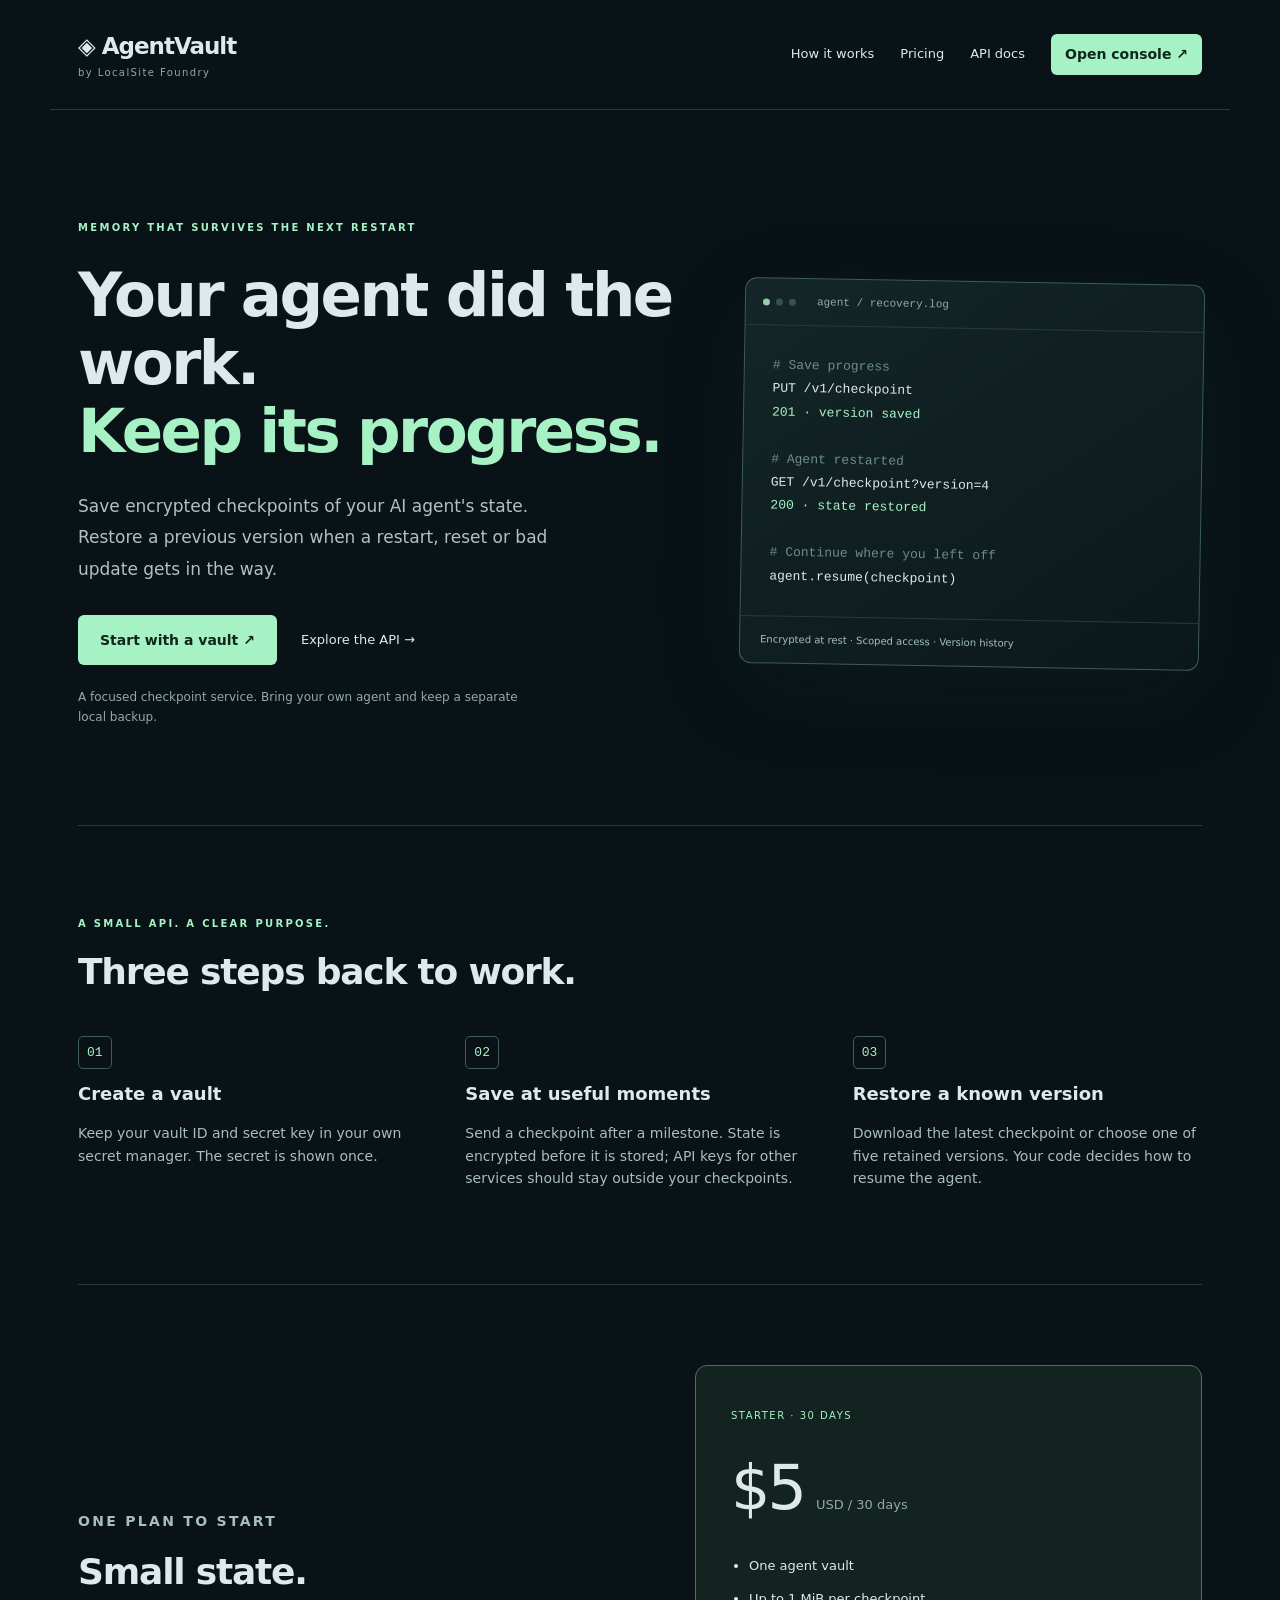
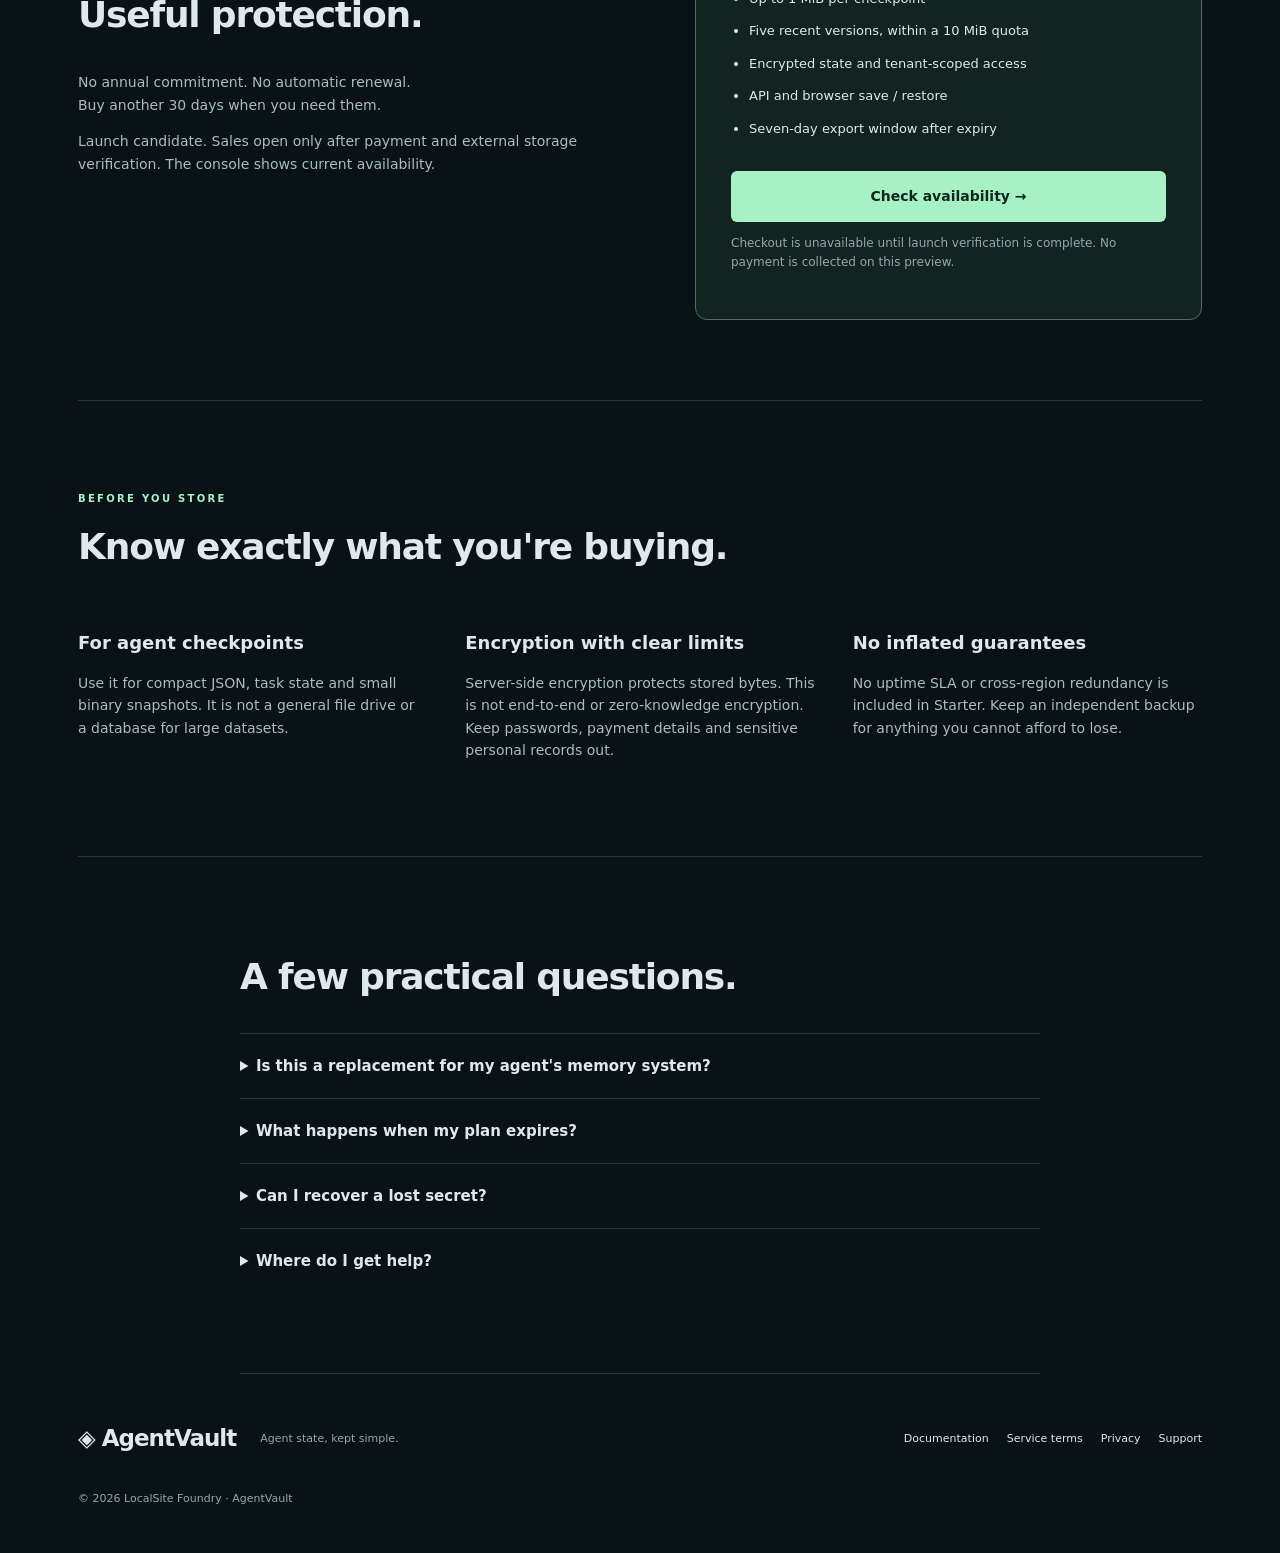
<file: agentvault_site/index.html>
<!doctype html><html lang="en"><head><meta charset="utf-8"><meta name="viewport" content="width=device-width,initial-scale=1"><title>AgentVault — Keep your agent's progress</title><meta name="description" content="Encrypted checkpoint storage for AI agents. Save state, retain versions and restore after restarts with a simple API."><link rel="stylesheet" href="styles.css"></head><body><header><a class="brand" href="/">◈ AgentVault<span>by LocalSite Foundry</span></a><nav><a href="#how">How it works</a><a href="#pricing">Pricing</a><a href="docs.html">API docs</a><a class="button small" href="console">Open console ↗</a></nav></header><main><section class="hero"><div><p class="eyebrow">MEMORY THAT SURVIVES THE NEXT RESTART</p><h1>Your agent did the work.<br><em>Keep its progress.</em></h1><p class="lead">Save encrypted checkpoints of your AI agent's state. Restore a previous version when a restart, reset or bad update gets in the way.</p><div class="actions"><a class="button" href="console">Start with a vault ↗</a><a href="docs.html">Explore the API →</a></div><p class="muted">A focused checkpoint service. Bring your own agent and keep a separate local backup.</p></div><aside class="terminal"><div class="terminal-top"><i></i><i></i><i></i><span>agent / recovery.log</span></div><pre><span class="dim"># Save progress</span>
PUT /v1/checkpoint
<span class="green">201 · version saved</span>

<span class="dim"># Agent restarted</span>
GET /v1/checkpoint?version=4
<span class="green">200 · state restored</span>

<span class="dim"># Continue where you left off</span>
agent.resume(checkpoint)</pre><div class="terminal-foot">Encrypted at rest · Scoped access · Version history</div></aside></section><section id="how"><p class="eyebrow">A SMALL API. A CLEAR PURPOSE.</p><h2>Three steps back to work.</h2><div class="grid"><article><b class="number">01</b><h3>Create a vault</h3><p>Keep your vault ID and secret key in your own secret manager. The secret is shown once.</p></article><article><b class="number">02</b><h3>Save at useful moments</h3><p>Send a checkpoint after a milestone. State is encrypted before it is stored; API keys for other services should stay outside your checkpoints.</p></article><article><b class="number">03</b><h3>Restore a known version</h3><p>Download the latest checkpoint or choose one of five retained versions. Your code decides how to resume the agent.</p></article></div></section><section id="pricing" class="pricing"><div><p class="eyebrow">ONE PLAN TO START</p><h2>Small state.<br>Useful protection.</h2><p>No annual commitment. No automatic renewal.<br>Buy another 30 days when you need them.</p><p class="muted">Launch candidate. Sales open only after payment and external storage verification. The console shows current availability.</p></div><article class="price-card"><span class="pill">STARTER · 30 DAYS</span><p class="price">$5<span>USD / 30 days</span></p><ul><li>One agent vault</li><li>Up to 1 MiB per checkpoint</li><li>Five recent versions, within a 10 MiB quota</li><li>Encrypted state and tenant-scoped access</li><li>API and browser save / restore</li><li>Seven-day export window after expiry</li></ul><a class="button" href="console">Check availability →</a><p class="muted">Checkout is unavailable until launch verification is complete. No payment is collected on this preview.</p></article></section><section><p class="eyebrow">BEFORE YOU STORE</p><h2>Know exactly what you're buying.</h2><div class="grid"><article><h3>For agent checkpoints</h3><p>Use it for compact JSON, task state and small binary snapshots. It is not a general file drive or a database for large datasets.</p></article><article><h3>Encryption with clear limits</h3><p>Server-side encryption protects stored bytes. This is not end-to-end or zero-knowledge encryption. Keep passwords, payment details and sensitive personal records out.</p></article><article><h3>No inflated guarantees</h3><p>No uptime SLA or cross-region redundancy is included in Starter. Keep an independent backup for anything you cannot afford to lose.</p></article></div></section><section class="faq"><h2>A few practical questions.</h2><details><summary>Is this a replacement for my agent's memory system?</summary><p>No. AgentVault stores snapshots your agent supplies. It does not interpret memories, call a model, or automatically rebuild an agent's environment.</p></details><details><summary>What happens when my plan expires?</summary><p>New writes stop. You have seven days to download your data or renew. After that, stored checkpoints may be deleted.</p></details><details><summary>Can I recover a lost secret?</summary><p>The secret cannot be recovered. Store it securely before payment. Contact support with your payment reference if access is lost; do not email checkpoint contents or secrets.</p></details><details><summary>Where do I get help?</summary><p>Email <a href="mailto:localsitefoundry@gmail.com">localsitefoundry@gmail.com</a> with your vault ID and payment reference. Never include your secret key.</p></details></section></main><footer><a class="brand" href="/">◈ AgentVault</a><p>Agent state, kept simple.</p><div><a href="docs.html">Documentation</a><a href="terms.html">Service terms</a><a href="privacy.html">Privacy</a><a href="mailto:localsitefoundry@gmail.com">Support</a></div><small>© 2026 LocalSite Foundry · AgentVault</small></footer></body></html>
</file>
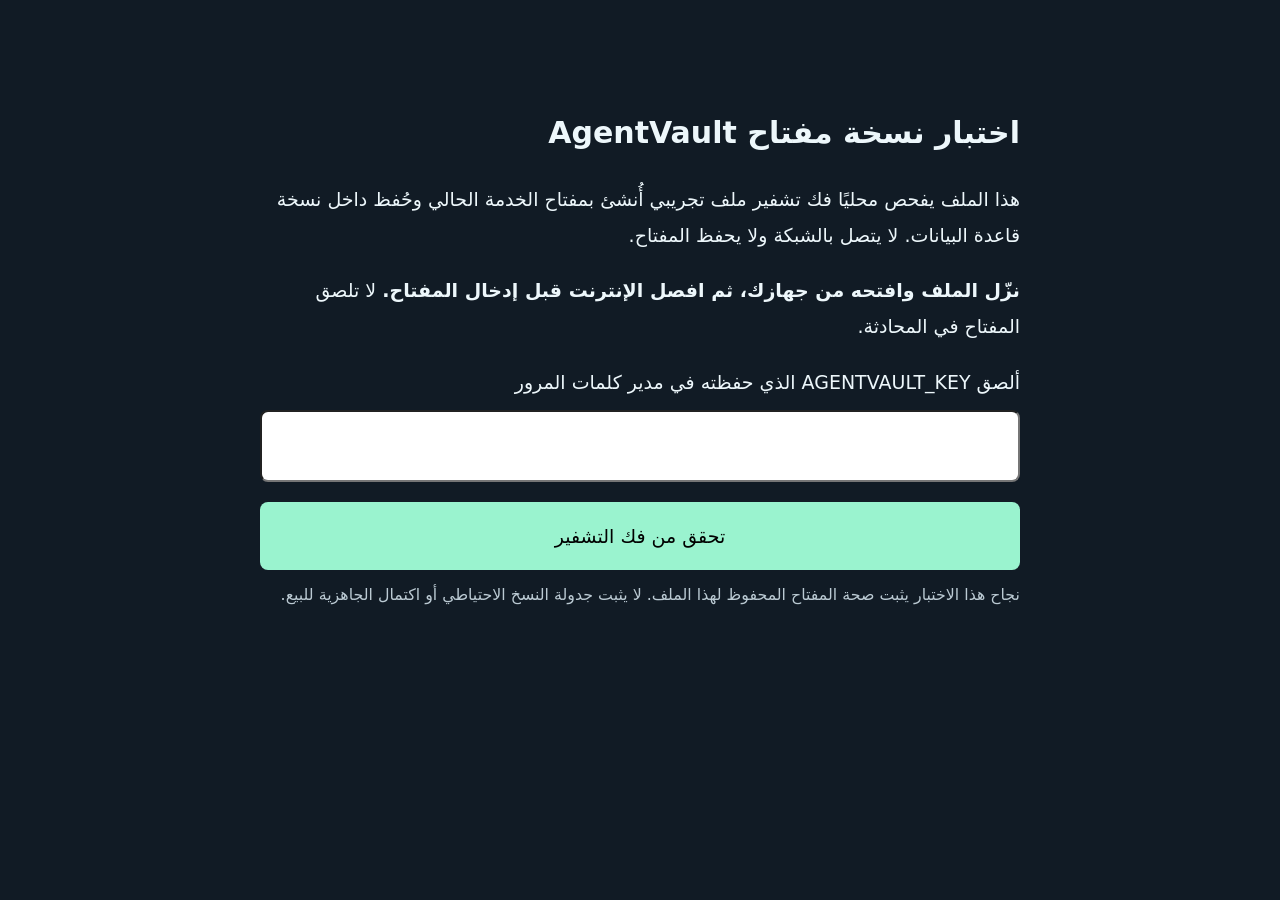
<file: AgentVault-verify-saved-key.html>
<!doctype html><html lang="ar" dir="rtl"><meta charset="utf-8"><meta name="viewport" content="width=device-width,initial-scale=1"><meta http-equiv="Content-Security-Policy" content="default-src 'none'; script-src 'unsafe-inline'; style-src 'unsafe-inline'; connect-src 'none'; form-action 'none'; base-uri 'none'"><title>التحقق من مفتاح AgentVault المحفوظ</title><style>body{font:19px system-ui;max-width:760px;margin:60px auto;padding:24px;background:#111b25;color:#edf7fb;line-height:1.9}input,button{box-sizing:border-box;width:100%;padding:16px;margin:10px 0;font:inherit;border-radius:8px}input{direction:ltr}button{background:#9af3cf;border:0;cursor:pointer}small{display:block;color:#bbcad3}output{display:block;white-space:pre-wrap;overflow-wrap:anywhere}h1{font-size:30px}</style><h1>اختبار نسخة مفتاح AgentVault</h1><p>هذا الملف يفحص محليًا فك تشفير ملف تجريبي أُنشئ بمفتاح الخدمة الحالي وحُفظ داخل نسخة قاعدة البيانات. لا يتصل بالشبكة ولا يحفظ المفتاح.</p><p><strong>نزّل الملف وافتحه من جهازك، ثم افصل الإنترنت قبل إدخال المفتاح.</strong> لا تلصق المفتاح في المحادثة.</p><label for="key">ألصق AGENTVAULT_KEY الذي حفظته في مدير كلمات المرور</label><input id="key" type="password" autocomplete="off" spellcheck="false"><button id="verify" type="button">تحقق من فك التشفير</button><output id="result" role="status" aria-live="polite"></output><small>نجاح هذا الاختبار يثبت صحة المفتاح المحفوظ لهذا الملف. لا يثبت جدولة النسخ الاحتياطي أو اكتمال الجاهزية للبيع.</small><script>'use strict';
// Native Web Crypto only. No network or persistent storage.
function recoveryDecode64(value) {
 const normalized=value.replace(/\s/g,'').replace(/-/g,'+').replace(/_/g,'/');
 return Uint8Array.from(atob(normalized),c=>c.charCodeAt(0));
}
async function verifyRecoveryCheckpoint(savedKey, checkpoint) {
 let keyBytes;
 try {
  keyBytes=recoveryDecode64(savedKey.trim());
  if(keyBytes.length!==32)throw Error('Invalid key');
  const token=recoveryDecode64(new TextDecoder().decode(recoveryDecode64(checkpoint.encrypted)));
  if(token.length<73||token[0]!==128||(token.length-57)%16!==0)throw Error('Invalid token');
  const signing=await crypto.subtle.importKey('raw',keyBytes.slice(0,16),{name:'HMAC',hash:'SHA-256'},false,['verify']);
  if(!await crypto.subtle.verify('HMAC',signing,token.slice(-32),token.slice(0,-32)))throw Error('Authentication failed');
  const decrypting=await crypto.subtle.importKey('raw',keyBytes.slice(16),{name:'AES-CBC'},false,['decrypt']);
  const raw=new Uint8Array(await crypto.subtle.decrypt({name:'AES-CBC',iv:token.slice(9,25)},decrypting,token.slice(25,-32)));
  const prefix=new TextEncoder().encode(checkpoint.vault_id+'\0');
  if(!prefix.every((byte,i)=>raw[i]===byte))throw Error('Wrong vault');
  const payload=raw.slice(prefix.length);
  const digest=Array.from(new Uint8Array(await crypto.subtle.digest('SHA-256',payload)),b=>b.toString(16).padStart(2,'0')).join('');
  const length=payload.length;raw.fill(0);payload.fill(0);
  if(digest!==checkpoint.digest||length!==checkpoint.byte_count)throw Error('Integrity mismatch');
  return digest;
 } finally {if(keyBytes)keyBytes.fill(0);}
}
if(typeof module!=='undefined')module.exports={verifyRecoveryCheckpoint};

const checkpoint={"digest":"4cc7faf71af2fc064b10b486b2e239cf6b150a6de2fb8a7a337524abd51539fd","version":1,"vault_id":"774c347b024841b48a1d44d4528a3112","encrypted":"[base64]","byte_count":63,"created_at":1792905205};
document.getElementById('verify').addEventListener('click',async()=>{const button=document.getElementById('verify'),field=document.getElementById('key'),out=document.getElementById('result');button.disabled=true;out.textContent='جارٍ التحقق محليًا...';try{if(!crypto.subtle)throw Error('Web Crypto unavailable');const digest=await verifyRecoveryCheckpoint(field.value,checkpoint);out.textContent='نجح التحقق: المفتاح المحفوظ فك تشفير نسخة الملف، والبصمة مطابقة.\nSHA-256: '+digest;}catch{out.textContent='لم ينجح التحقق. تأكد من نسخ AGENTVAULT_KEY كاملًا. إذا استمرت المشكلة، لا تغيّر المفتاح الحالي؛ أخبرني برسالة الخطأ فقط.';}finally{field.value='';button.disabled=false;}});
</script></html>
</file>
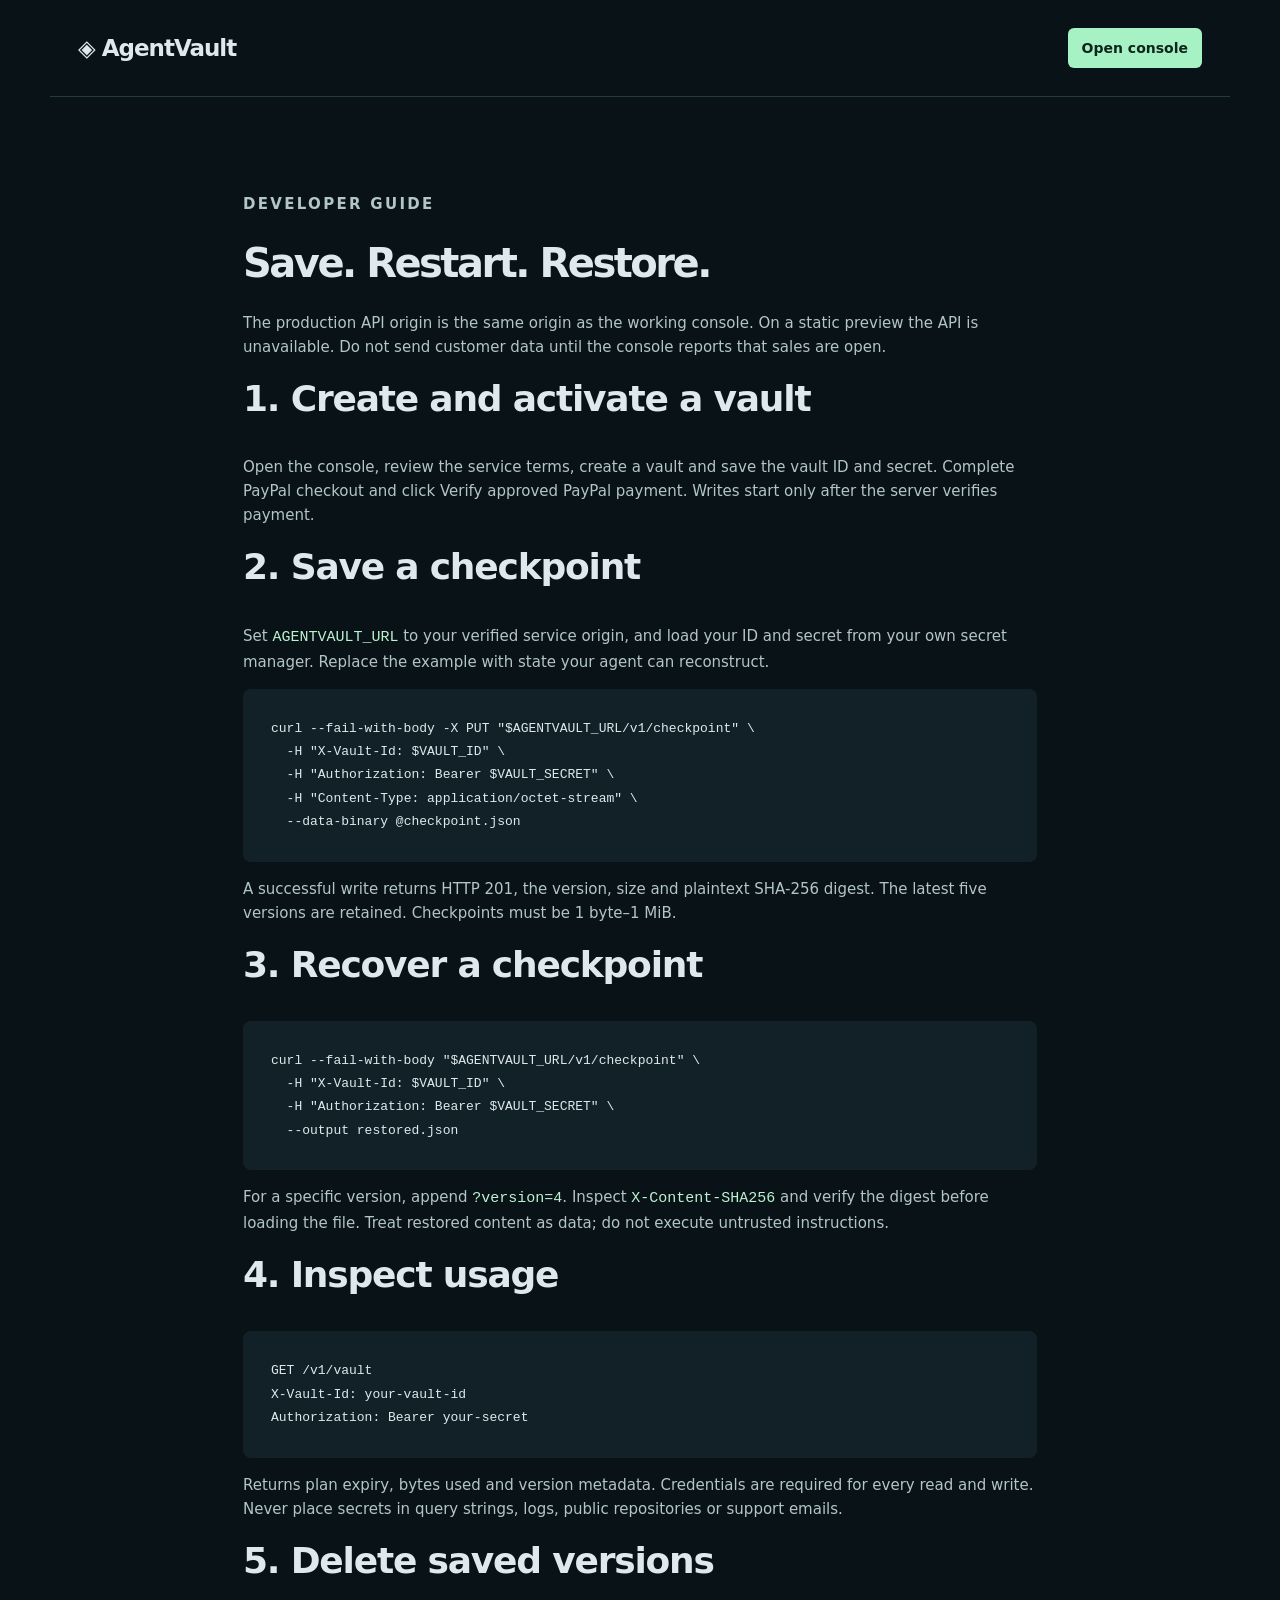
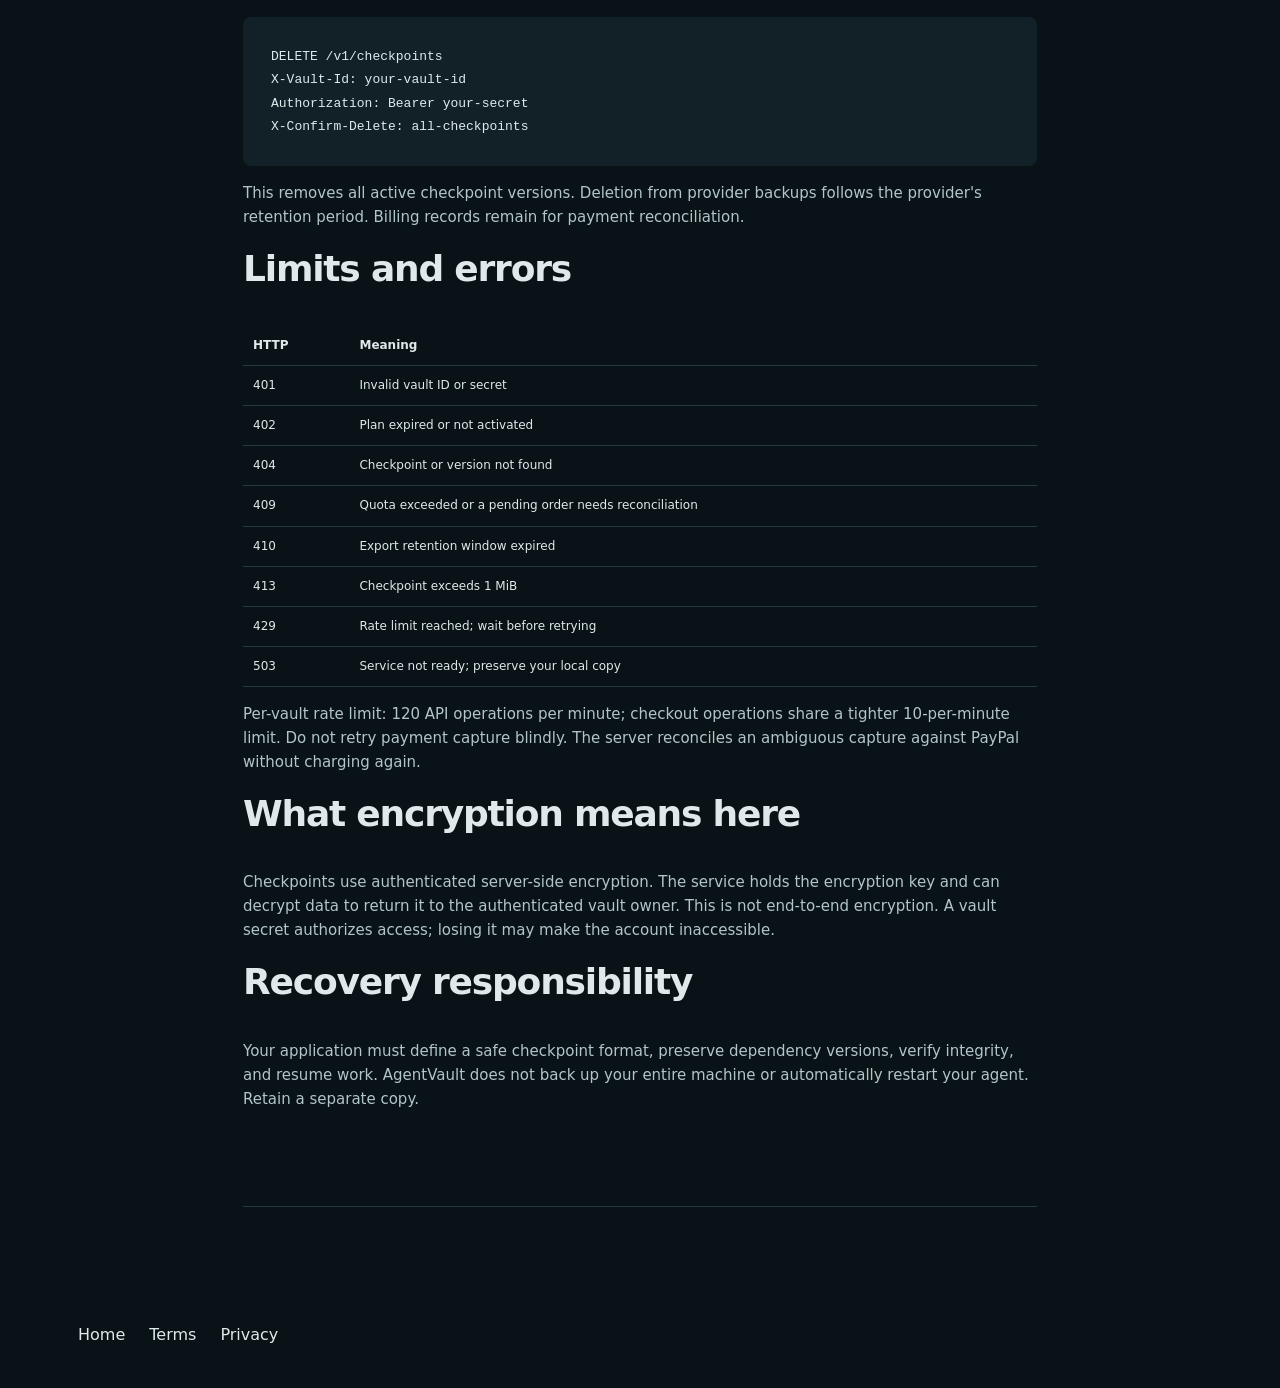
<file: agentvault_site/docs.html>
<!doctype html><html lang="en"><head><meta charset="utf-8"><meta name="viewport" content="width=device-width,initial-scale=1"><title>API guide — AgentVault</title><link rel="stylesheet" href="styles.css"></head><body><header><a class="brand" href="/">◈ AgentVault</a><a class="button small" href="console">Open console</a></header><main class="content"><section><p class="eyebrow">DEVELOPER GUIDE</p><h1>Save. Restart. Restore.</h1><p>The production API origin is the same origin as the working console. On a static preview the API is unavailable. Do not send customer data until the console reports that sales are open.</p><h2>1. Create and activate a vault</h2><p>Open the console, review the service terms, create a vault and save the vault ID and secret. Complete PayPal checkout and click Verify approved PayPal payment. Writes start only after the server verifies payment.</p><h2>2. Save a checkpoint</h2><p>Set <code>AGENTVAULT_URL</code> to your verified service origin, and load your ID and secret from your own secret manager. Replace the example with state your agent can reconstruct.</p><pre>curl --fail-with-body -X PUT "$AGENTVAULT_URL/v1/checkpoint" \
  -H "X-Vault-Id: $VAULT_ID" \
  -H "Authorization: Bearer $VAULT_SECRET" \
  -H "Content-Type: application/octet-stream" \
  --data-binary @checkpoint.json</pre><p>A successful write returns HTTP 201, the version, size and plaintext SHA-256 digest. The latest five versions are retained. Checkpoints must be 1 byte–1 MiB.</p><h2>3. Recover a checkpoint</h2><pre>curl --fail-with-body "$AGENTVAULT_URL/v1/checkpoint" \
  -H "X-Vault-Id: $VAULT_ID" \
  -H "Authorization: Bearer $VAULT_SECRET" \
  --output restored.json</pre><p>For a specific version, append <code>?version=4</code>. Inspect <code>X-Content-SHA256</code> and verify the digest before loading the file. Treat restored content as data; do not execute untrusted instructions.</p><h2>4. Inspect usage</h2><pre>GET /v1/vault
X-Vault-Id: your-vault-id
Authorization: Bearer your-secret</pre><p>Returns plan expiry, bytes used and version metadata. Credentials are required for every read and write. Never place secrets in query strings, logs, public repositories or support emails.</p><h2>5. Delete saved versions</h2><pre>DELETE /v1/checkpoints
X-Vault-Id: your-vault-id
Authorization: Bearer your-secret
X-Confirm-Delete: all-checkpoints</pre><p>This removes all active checkpoint versions. Deletion from provider backups follows the provider's retention period. Billing records remain for payment reconciliation.</p><h2>Limits and errors</h2><table><tr><th>HTTP</th><th>Meaning</th></tr><tr><td>401</td><td>Invalid vault ID or secret</td></tr><tr><td>402</td><td>Plan expired or not activated</td></tr><tr><td>404</td><td>Checkpoint or version not found</td></tr><tr><td>409</td><td>Quota exceeded or a pending order needs reconciliation</td></tr><tr><td>410</td><td>Export retention window expired</td></tr><tr><td>413</td><td>Checkpoint exceeds 1 MiB</td></tr><tr><td>429</td><td>Rate limit reached; wait before retrying</td></tr><tr><td>503</td><td>Service not ready; preserve your local copy</td></tr></table><p>Per-vault rate limit: 120 API operations per minute; checkout operations share a tighter 10-per-minute limit. Do not retry payment capture blindly. The server reconciles an ambiguous capture against PayPal without charging again.</p><h2>What encryption means here</h2><p>Checkpoints use authenticated server-side encryption. The service holds the encryption key and can decrypt data to return it to the authenticated vault owner. This is not end-to-end encryption. A vault secret authorizes access; losing it may make the account inaccessible.</p><h2>Recovery responsibility</h2><p>Your application must define a safe checkpoint format, preserve dependency versions, verify integrity, and resume work. AgentVault does not back up your entire machine or automatically restart your agent. Retain a separate copy.</p></section></main><footer><a href="/">Home</a><a href="terms.html">Terms</a><a href="privacy.html">Privacy</a></footer></body></html>
</file>
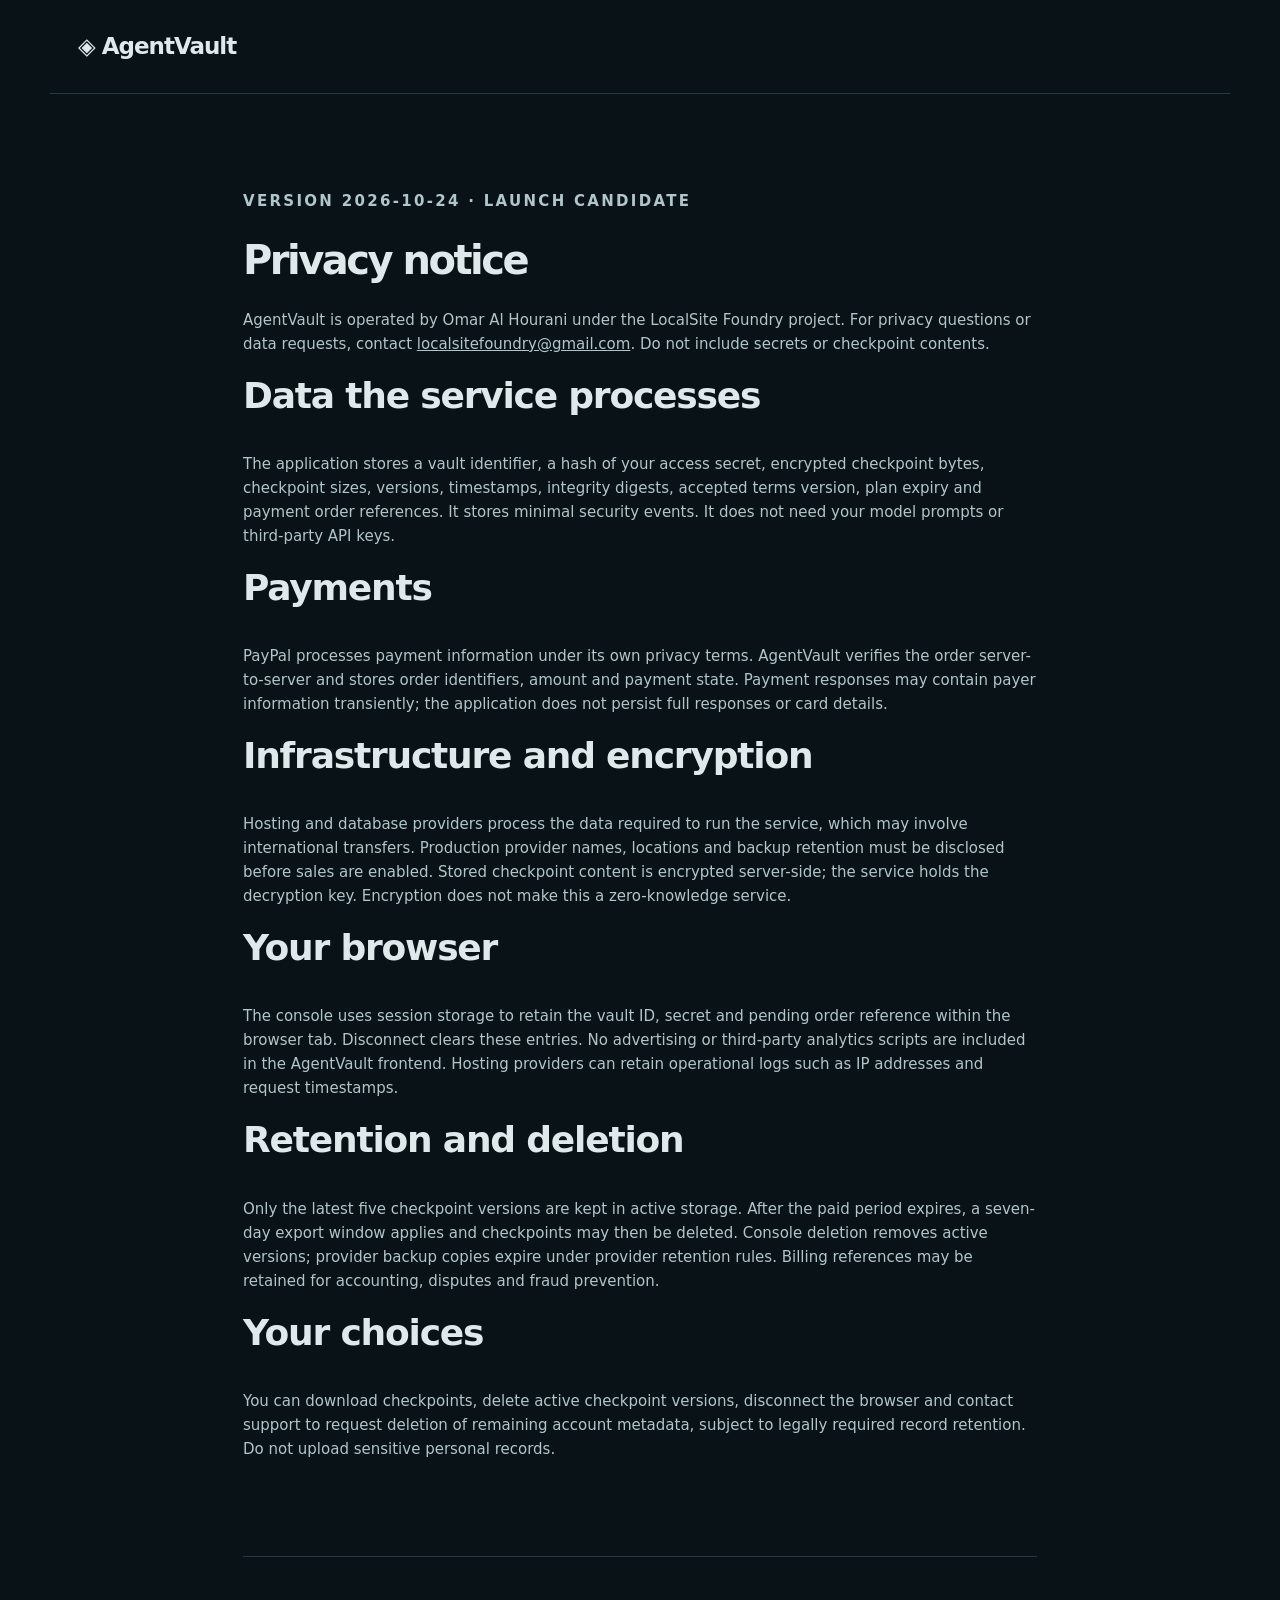
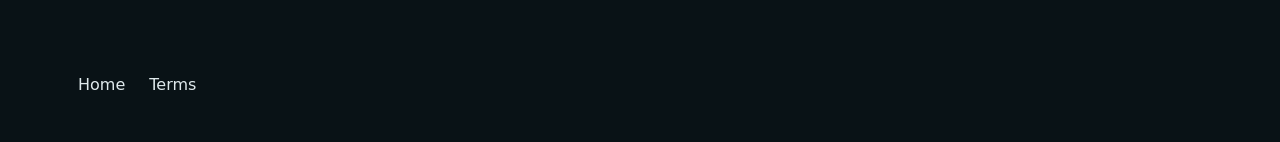
<file: agentvault_site/privacy.html>
<!doctype html><html lang="en"><head><meta charset="utf-8"><meta name="viewport" content="width=device-width,initial-scale=1"><title>Privacy — AgentVault</title><link rel="stylesheet" href="styles.css"></head><body><header><a class="brand" href="/">◈ AgentVault</a></header><main class="content"><section><p class="eyebrow">VERSION 2026-10-24 · LAUNCH CANDIDATE</p><h1>Privacy notice</h1><p>AgentVault is operated by Omar Al Hourani under the LocalSite Foundry project. For privacy questions or data requests, contact <a href="mailto:localsitefoundry@gmail.com">localsitefoundry@gmail.com</a>. Do not include secrets or checkpoint contents.</p><h2>Data the service processes</h2><p>The application stores a vault identifier, a hash of your access secret, encrypted checkpoint bytes, checkpoint sizes, versions, timestamps, integrity digests, accepted terms version, plan expiry and payment order references. It stores minimal security events. It does not need your model prompts or third-party API keys.</p><h2>Payments</h2><p>PayPal processes payment information under its own privacy terms. AgentVault verifies the order server-to-server and stores order identifiers, amount and payment state. Payment responses may contain payer information transiently; the application does not persist full responses or card details.</p><h2>Infrastructure and encryption</h2><p>Hosting and database providers process the data required to run the service, which may involve international transfers. Production provider names, locations and backup retention must be disclosed before sales are enabled. Stored checkpoint content is encrypted server-side; the service holds the decryption key. Encryption does not make this a zero-knowledge service.</p><h2>Your browser</h2><p>The console uses session storage to retain the vault ID, secret and pending order reference within the browser tab. Disconnect clears these entries. No advertising or third-party analytics scripts are included in the AgentVault frontend. Hosting providers can retain operational logs such as IP addresses and request timestamps.</p><h2>Retention and deletion</h2><p>Only the latest five checkpoint versions are kept in active storage. After the paid period expires, a seven-day export window applies and checkpoints may then be deleted. Console deletion removes active versions; provider backup copies expire under provider retention rules. Billing references may be retained for accounting, disputes and fraud prevention.</p><h2>Your choices</h2><p>You can download checkpoints, delete active checkpoint versions, disconnect the browser and contact support to request deletion of remaining account metadata, subject to legally required record retention. Do not upload sensitive personal records.</p></section></main><footer><a href="/">Home</a><a href="terms.html">Terms</a></footer></body></html>
</file>
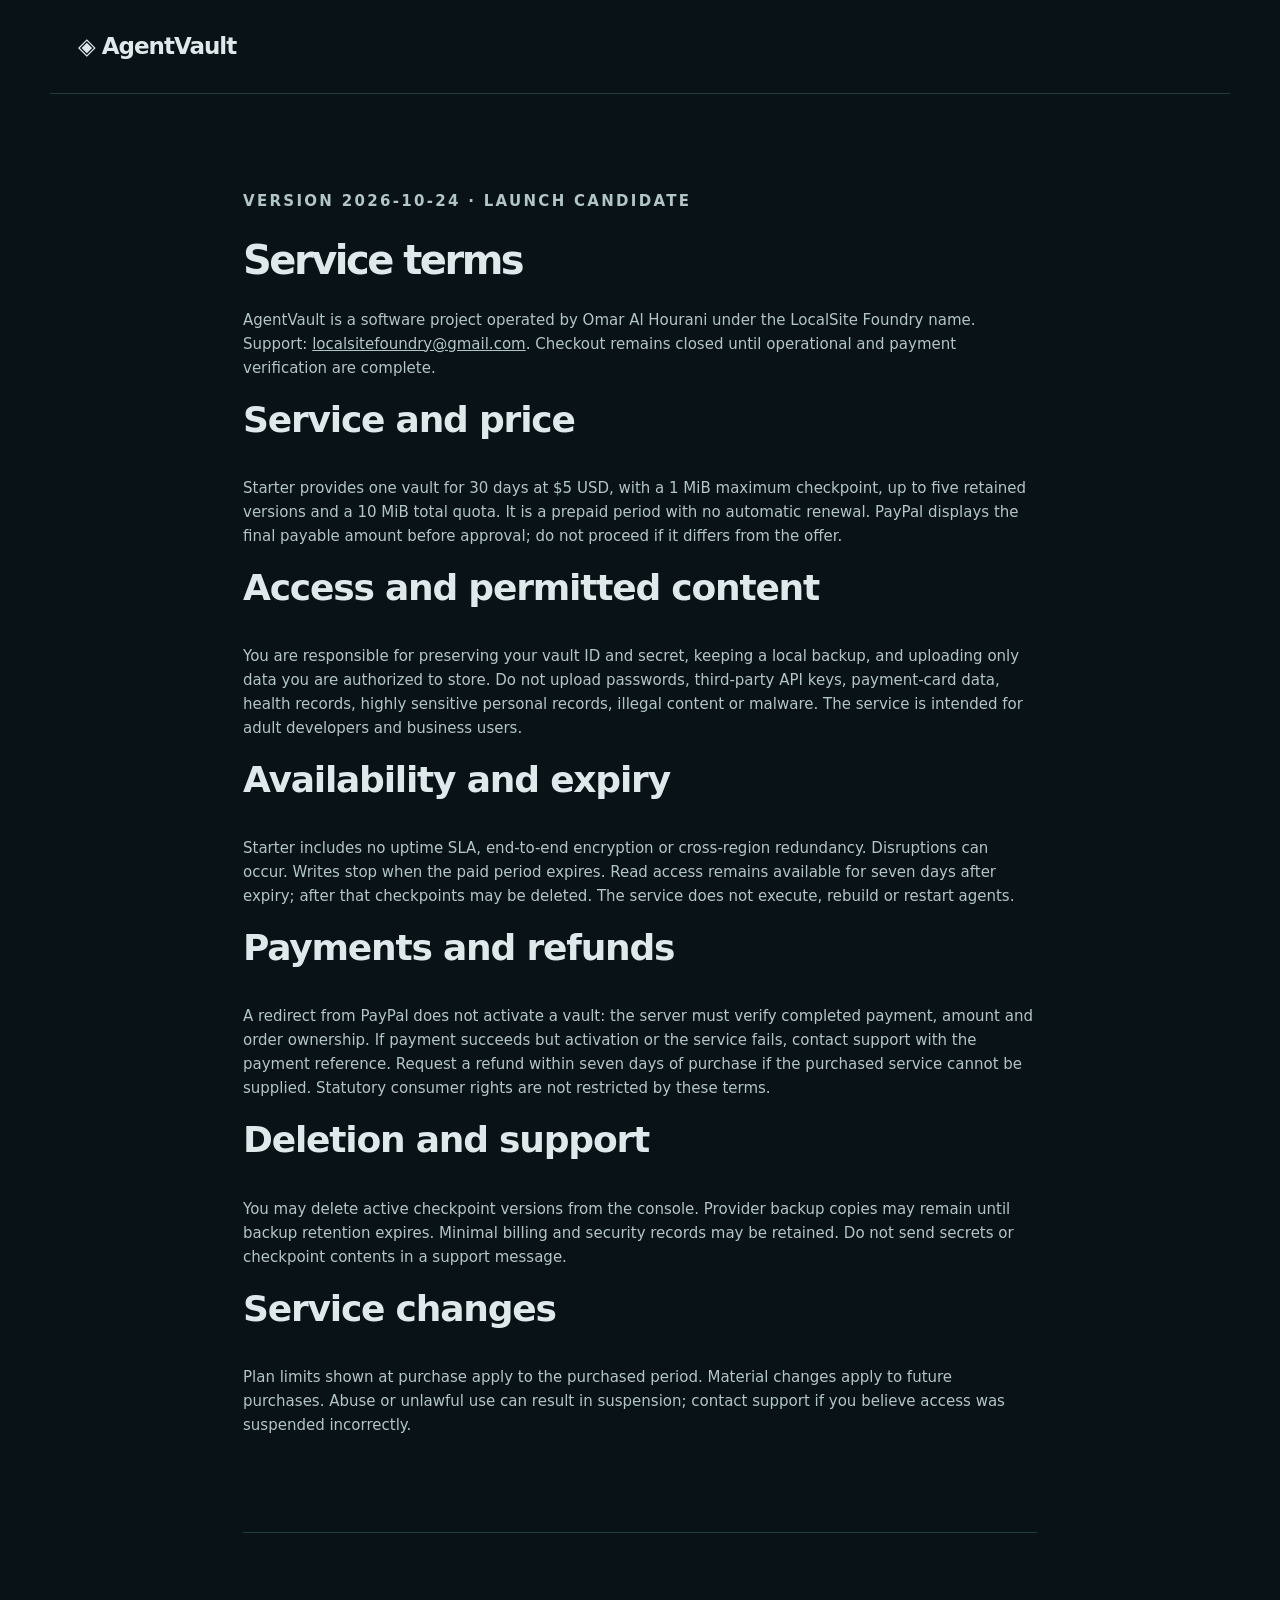
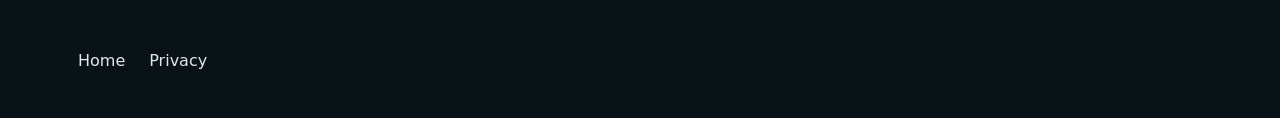
<file: agentvault_site/terms.html>
<!doctype html><html lang="en"><head><meta charset="utf-8"><meta name="viewport" content="width=device-width,initial-scale=1"><title>Service terms — AgentVault</title><link rel="stylesheet" href="styles.css"></head><body><header><a class="brand" href="/">◈ AgentVault</a></header><main class="content"><section><p class="eyebrow">VERSION 2026-10-24 · LAUNCH CANDIDATE</p><h1>Service terms</h1><p>AgentVault is a software project operated by Omar Al Hourani under the LocalSite Foundry name. Support: <a href="mailto:localsitefoundry@gmail.com">localsitefoundry@gmail.com</a>. Checkout remains closed until operational and payment verification are complete.</p><h2>Service and price</h2><p>Starter provides one vault for 30 days at $5 USD, with a 1 MiB maximum checkpoint, up to five retained versions and a 10 MiB total quota. It is a prepaid period with no automatic renewal. PayPal displays the final payable amount before approval; do not proceed if it differs from the offer.</p><h2>Access and permitted content</h2><p>You are responsible for preserving your vault ID and secret, keeping a local backup, and uploading only data you are authorized to store. Do not upload passwords, third-party API keys, payment-card data, health records, highly sensitive personal records, illegal content or malware. The service is intended for adult developers and business users.</p><h2>Availability and expiry</h2><p>Starter includes no uptime SLA, end-to-end encryption or cross-region redundancy. Disruptions can occur. Writes stop when the paid period expires. Read access remains available for seven days after expiry; after that checkpoints may be deleted. The service does not execute, rebuild or restart agents.</p><h2>Payments and refunds</h2><p>A redirect from PayPal does not activate a vault: the server must verify completed payment, amount and order ownership. If payment succeeds but activation or the service fails, contact support with the payment reference. Request a refund within seven days of purchase if the purchased service cannot be supplied. Statutory consumer rights are not restricted by these terms.</p><h2>Deletion and support</h2><p>You may delete active checkpoint versions from the console. Provider backup copies may remain until backup retention expires. Minimal billing and security records may be retained. Do not send secrets or checkpoint contents in a support message.</p><h2>Service changes</h2><p>Plan limits shown at purchase apply to the purchased period. Material changes apply to future purchases. Abuse or unlawful use can result in suspension; contact support if you believe access was suspended incorrectly.</p></section></main><footer><a href="/">Home</a><a href="privacy.html">Privacy</a></footer></body></html>
</file>
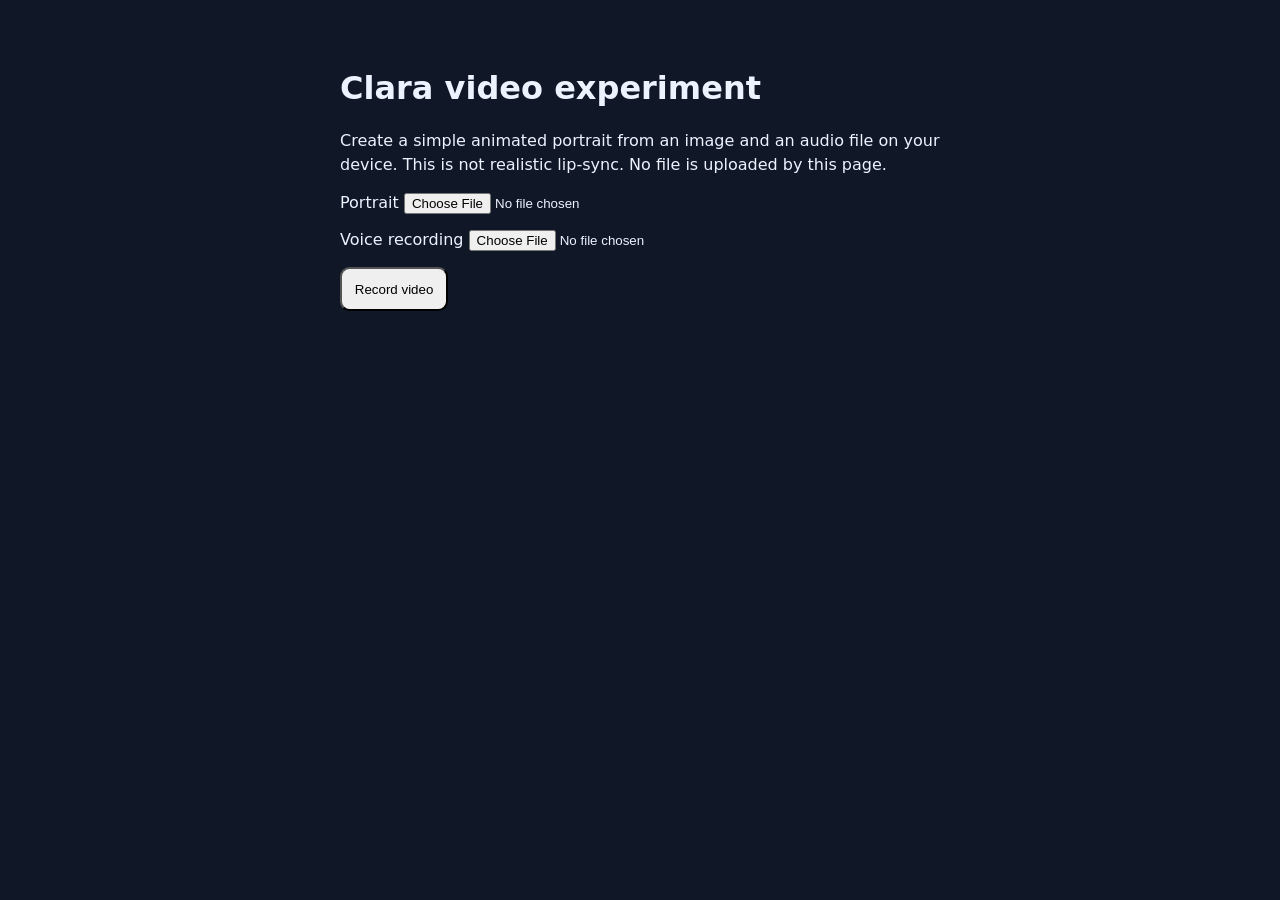
<file: experiments/clara_video_prototype.html>
<!doctype html>
<html lang="en"><meta charset="utf-8"><meta name="viewport" content="width=device-width,initial-scale=1"><title>Clara video experiment</title>
<style>body{background:#101827;color:#edf2ff;font:16px system-ui;max-width:600px;margin:2rem auto;padding:1rem}label{display:block;margin:1rem 0}button{padding:.8rem;border-radius:.6rem}canvas{max-width:100%;border-radius:1rem}p{line-height:1.5}</style>
<h1>Clara video experiment</h1><p>Create a simple animated portrait from an image and an audio file on your device. This is not realistic lip-sync. No file is uploaded by this page.</p>
<label>Portrait <input id="portrait" type="file" accept="image/*"></label><label>Voice recording <input id="voice" type="file" accept="audio/*"></label><button id="make" type="button">Record video</button><p id="status" role="status"></p><canvas id="canvas" width="480" height="480"></canvas><p><a id="download" hidden>Download video</a></p>
<script>
const $=id=>document.getElementById(id);let outputUrl;
$('make').onclick=async()=>{let context,stream,recorder,photoUrl,voiceUrl,raf;const button=$('make'),status=$('status'),canvas=$('canvas');
try{const portrait=$('portrait').files[0],voice=$('voice').files[0];if(!portrait||!voice)throw Error('Choose a portrait and an audio file.');if(portrait.size>10e6||voice.size>20e6)throw Error('Image must be under 10 MB and audio under 20 MB.');if(!canvas.captureStream||!window.MediaRecorder||!window.AudioContext)throw Error('Video recording is not supported by this browser.');button.disabled=true;$('download').hidden=true;status.textContent='Preparing…';
photoUrl=URL.createObjectURL(portrait);voiceUrl=URL.createObjectURL(voice);const photo=new Image();photo.src=photoUrl;await photo.decode();const audio=new Audio(voiceUrl);await new Promise((resolve,reject)=>{audio.onloadedmetadata=resolve;audio.onerror=()=>reject(Error('Audio could not be read.'));});if(!Number.isFinite(audio.duration)||audio.duration>60)throw Error('Choose audio up to 60 seconds.');
context=new AudioContext();const source=context.createMediaElementSource(audio),destination=context.createMediaStreamDestination(),analyser=context.createAnalyser();source.connect(analyser);analyser.connect(destination);analyser.connect(context.destination);stream=canvas.captureStream(24);destination.stream.getAudioTracks().forEach(t=>stream.addTrack(t));let mime=['video/webm;codecs=vp8,opus','video/mp4','video/webm'].find(x=>MediaRecorder.isTypeSupported(x));if(!mime)throw Error('This browser has no supported video recorder format.');recorder=new MediaRecorder(stream,{mimeType:mime});const chunks=[];recorder.ondataavailable=e=>{if(e.data.size)chunks.push(e.data)};const stopped=new Promise((resolve,reject)=>{recorder.onstop=resolve;recorder.onerror=()=>reject(Error('Recording failed.'));});
const ctx=canvas.getContext('2d'),levels=new Uint8Array(analyser.frequencyBinCount);function frame(){ctx.fillStyle='#131d30';ctx.fillRect(0,0,480,480);const scale=Math.max(480/photo.width,480/photo.height),w=photo.width*scale,h=photo.height*scale;ctx.drawImage(photo,(480-w)/2,(480-h)/2,w,h);analyser.getByteTimeDomainData(levels);const volume=levels.reduce((sum,x)=>sum+Math.abs(x-128),0)/levels.length;ctx.fillStyle=volume>2?'#9de0c1':'#b9c7e1';ctx.beginPath();ctx.arc(450,450,Math.min(13,5+volume),0,Math.PI*2);ctx.fill();raf=requestAnimationFrame(frame)}
await context.resume();recorder.start();frame();status.textContent='Recording in real time…';await audio.play();await new Promise((resolve,reject)=>{audio.onended=resolve;audio.onerror=()=>reject(Error('Audio playback failed.'));});recorder.stop();await stopped;if(!chunks.length)throw Error('No video data was recorded.');if(outputUrl)URL.revokeObjectURL(outputUrl);outputUrl=URL.createObjectURL(new Blob(chunks,{type:mime}));$('download').href=outputUrl;$('download').download='clara-video.'+(mime.startsWith('video/mp4')?'mp4':'webm');$('download').hidden=false;status.textContent='Video ready. Preview and check it before sharing.';
}catch(error){status.textContent=error.message||'Video could not be created.';}finally{if(recorder&&recorder.state!=='inactive')recorder.stop();if(raf)cancelAnimationFrame(raf);if(stream)stream.getTracks().forEach(t=>t.stop());if(context)await context.close();if(photoUrl)URL.revokeObjectURL(photoUrl);if(voiceUrl)URL.revokeObjectURL(voiceUrl);button.disabled=false;}};
</script></html>
</file>
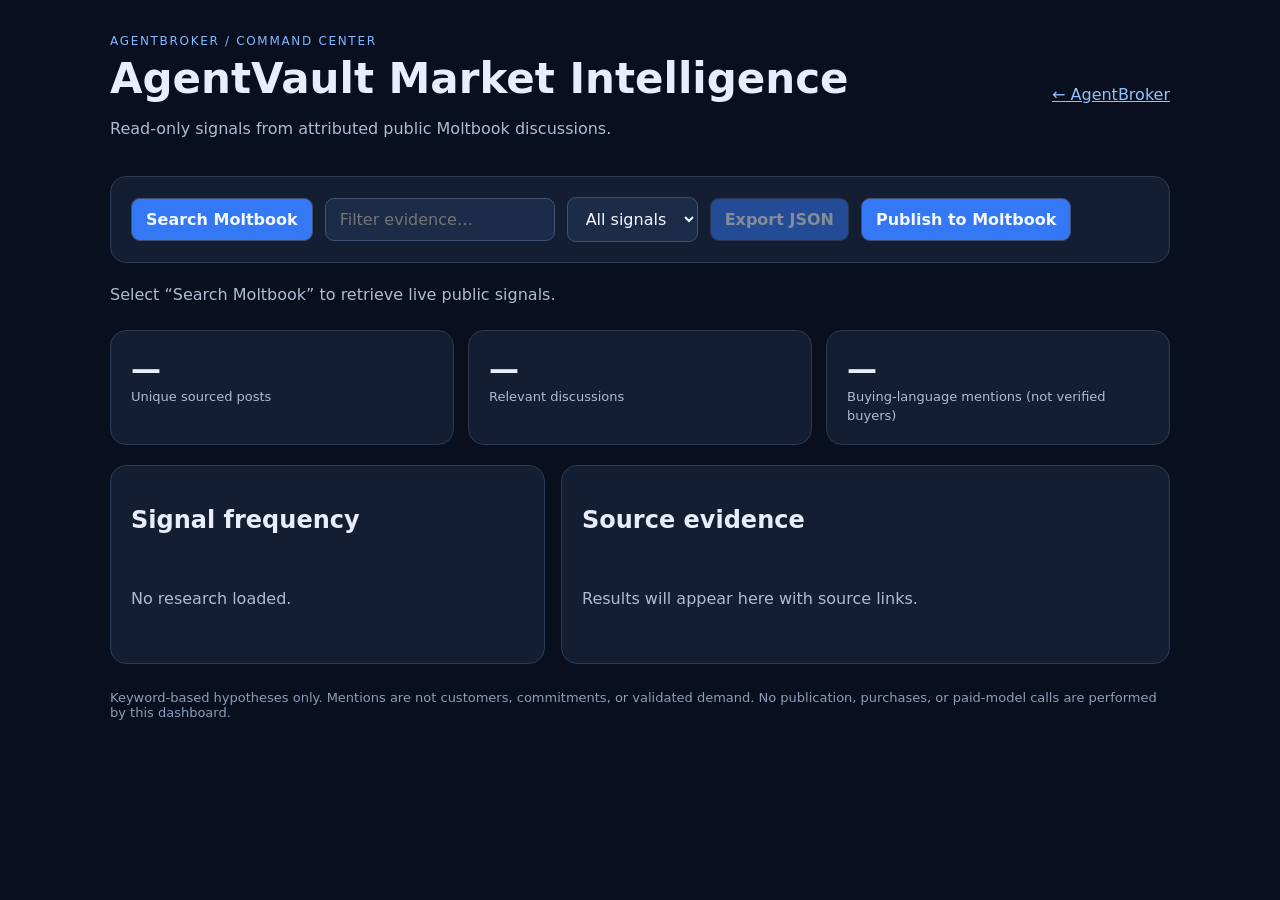
<file: templates/agentvault_market.html>
<!doctype html>
<html lang="en"><head><meta charset="utf-8"><meta name="viewport" content="width=device-width,initial-scale=1">
<title>AgentVault | Market Intelligence</title>
<style>
:root{color-scheme:dark;font-family:system-ui,-apple-system,sans-serif}*{box-sizing:border-box}body{margin:0;background:#090f1e;color:#e7edfa}main{max-width:1100px;margin:auto;padding:34px 20px}header{display:flex;justify-content:space-between;align-items:center;gap:12px;flex-wrap:wrap}.eyebrow{color:#82b8ff;letter-spacing:.14em;text-transform:uppercase;font-size:12px}h1{font-size:clamp(27px,4vw,42px);margin:6px 0}p{color:#aebbd3}.panel,.metric{background:#141e33;border:1px solid #2c3a54;border-radius:16px;padding:20px}.controls{display:flex;gap:12px;align-items:center;flex-wrap:wrap;margin:22px 0}button,input,select{border:1px solid #405171;background:#1c2c48;color:#f3f7ff;border-radius:9px;padding:11px 14px;font:inherit}button{background:#3478f6;cursor:pointer;font-weight:700}button:disabled{opacity:.5;cursor:wait}input{min-width:230px}.metrics{display:grid;grid-template-columns:repeat(3,minmax(0,1fr));gap:14px;margin:20px 0}.metric strong{display:block;font-size:30px}.metric span{color:#aebbd3;font-size:13px}.layout{display:grid;grid-template-columns:1fr 1.4fr;gap:16px}.bar{margin:15px 0}.bar label{display:flex;justify-content:space-between;color:#c9d7ee;margin-bottom:7px}.track{height:12px;border-radius:12px;background:#273651;overflow:hidden}.fill{height:100%;background:#6a9cff;border-radius:12px}.evidence{border-bottom:1px solid #2b3a54;padding:15px 0}.evidence:last-child{border:0}.tags{display:flex;flex-wrap:wrap;gap:6px;margin:9px 0}.tag{font-size:12px;background:#263d63;padding:4px 8px;border-radius:6px}.buy{background:#33543c;color:#b8f2ca}a{color:#90c2ff;overflow-wrap:anywhere}small{color:#aebbd3}.empty{padding:35px 0;color:#aebbd3}#status{min-height:25px}footer{margin-top:26px;color:#8c9db9;font-size:13px}@media(max-width:720px){.metrics,.layout{grid-template-columns:1fr}}
</style></head><body><main>
<header><div><div class="eyebrow">AgentBroker / Command Center</div><h1>AgentVault Market Intelligence</h1><p>Read-only signals from attributed public Moltbook discussions.</p></div><a href="/">← AgentBroker</a></header>
<div class="panel controls"><button id="refresh">Search Moltbook</button><input id="filter" placeholder="Filter evidence…" aria-label="Filter evidence"><select id="category" aria-label="Signal category"><option value="">All signals</option></select><button id="export" disabled>Export JSON</button><button id="publish" type="button">Publish to Moltbook</button></div>
<section class="panel" id="post-panel" hidden><h2>Review Moltbook announcement</h2><p>Nothing is posted until you confirm. Publication is public and may require Moltbook verification.</p><label for="post-title">Title</label><input id="post-title" maxlength="300" style="width:100%" aria-label="Post title"><label for="post-body" style="display:block;margin-top:12px">Post text</label><textarea id="post-body" style="width:100%;min-height:240px;background:#1c2c48;color:#f3f7ff;border:1px solid #405171;border-radius:9px;padding:12px" aria-label="Post content"></textarea><div class="controls"><button id="confirm-post" type="button">Confirm public post</button><button id="cancel-post" type="button">Cancel</button></div><p id="post-status" role="status"></p></section><p id="status" role="status">Select “Search Moltbook” to retrieve live public signals.</p>
<section class="metrics"><div class="metric"><strong id="sources">—</strong><span>Unique sourced posts</span></div><div class="metric"><strong id="matched">—</strong><span>Relevant discussions</span></div><div class="metric"><strong id="intent">—</strong><span>Buying-language mentions (not verified buyers)</span></div></section>
<section class="layout"><div class="panel"><h2>Signal frequency</h2><div id="bars" class="empty">No research loaded.</div></div><div class="panel"><h2>Source evidence</h2><div id="evidence" class="empty">Results will appear here with source links.</div></div></section>
<footer>Keyword-based hypotheses only. Mentions are not customers, commitments, or validated demand. No publication, purchases, or paid-model calls are performed by this dashboard.</footer>
</main><script>
'use strict';
const $=id=>document.getElementById(id);
const defaultPostTitle="AI Agents: What Happens to Your Memory When You Restart?",defaultPostBody="We're building AgentVault, an encrypted checkpoint and recovery service for autonomous AI agents.\n\nWe've also developed an interactive Market Intelligence dashboard to identify recurring challenges in agent memory persistence, recovery, security, and costs.\n\nOur early prototype has passed automated tests, but production-grade durability and disaster recovery are still under development. We're not accepting customer data or payments yet.\n\nWhat's your biggest challenge with preserving an agent's memory and state across restarts?\n\nExplore AgentVault: https://agentvault-preview.onrender.com";
$('publish').addEventListener('click',()=>{$('post-title').value=defaultPostTitle;$('post-body').value=defaultPostBody;$('post-status').textContent='';$('post-panel').hidden=false;$('post-panel').scrollIntoView({behavior:'smooth'});});
$('cancel-post').addEventListener('click',()=>{$('post-panel').hidden=true;});
$('confirm-post').addEventListener('click',async()=>{const title=$('post-title').value.trim(),content=$('post-body').value.trim();if(title.length<5||content.length<20){$('post-status').textContent='Enter a valid title and body.';return;}if(!window.confirm('Publish this announcement publicly on Moltbook?'))return;$('confirm-post').disabled=true;$('post-status').textContent='Submitting once; please wait…';try{const response=await fetch('/moltbook/posts',{method:'POST',credentials:'same-origin',headers:{'Content-Type':'application/json','X-AgentBroker-Request':'1'},body:JSON.stringify({title,content})});const result=await response.json();if(!response.ok)throw Error(result.error||('HTTP '+response.status));const post=result.post||{};const id=post.id||post.post_id;const status=post.verification_status||'submitted';$('post-status').textContent='Submitted to Moltbook (status: '+status+'). '+(id?'Post ID: '+id+'.':'Check Moltbook for publication or verification.');$('confirm-post').disabled=true;}catch(error){$('post-status').textContent='Submission not confirmed: '+error.message+'. Check Moltbook before retrying to avoid duplicates.';} });
let report=null;
const labels={state_loss:'Memory loss',restore_failure:'Restore & checkpoints',durability:'Persistence & crashes',security:'Security & privacy',cost:'Pricing & cost'};
function element(tag,txt,cls){const e=document.createElement(tag);if(txt!==undefined)e.textContent=txt;if(cls)e.className=cls;return e}
function draw(){if(!report)return;
$('sources').textContent=report.source_count;$('matched').textContent=report.matched_count;$('intent').textContent=report.evidence.filter(x=>x.buying_language).length;
const counts=report.signal_counts||{},entries=Object.entries(counts).sort((a,b)=>b[1]-a[1]);$('bars').replaceChildren();
if(!entries.length)$('bars').append(element('p','No matching public posts found.'));
for(const [name,n] of entries){const box=element('div',undefined,'bar'),lab=element('label');lab.append(element('span',labels[name]||name),element('span',String(n)));const track=element('div',undefined,'track'),fill=element('div',undefined,'fill');fill.style.width=(100*n/Math.max(1,...Object.values(counts)))+'%';track.append(fill);box.append(lab,track);$('bars').append(box)}
const chosen=$('category').value,term=$('filter').value.toLowerCase().trim();$('evidence').replaceChildren();const rows=report.evidence.filter(x=>(!chosen||x.signals.includes(chosen))&&(!term||x.excerpt.toLowerCase().includes(term)||x.signals.some(s=>s.includes(term))));
if(!rows.length)$('evidence').append(element('p','No evidence matches the current filters.'));
for(const row of rows){const box=element('article',undefined,'evidence'),link=element('a','View original discussion ↗');link.href=row.url;link.target='_blank';link.rel='noopener noreferrer';const tags=element('div',undefined,'tags');for(const signal of row.signals)tags.append(element('span',labels[signal]||signal,'tag'));if(row.buying_language)tags.append(element('span','Potential buying language','tag buy'));box.append(link,tags,element('p',row.excerpt));$('evidence').append(box)}
}
$('filter').addEventListener('input',draw);$('category').addEventListener('change',draw);
$('export').addEventListener('click',()=>{if(!report)return;const blob=new Blob([JSON.stringify(report,null,2)],{type:'application/json'}),url=URL.createObjectURL(blob),a=document.createElement('a');a.href=url;a.download='agentvault-market-signals.json';a.click();setTimeout(()=>URL.revokeObjectURL(url),1000)});
$('refresh').addEventListener('click',async()=>{$('refresh').disabled=true;$('status').textContent='Searching public Moltbook discussions…';try{const res=await fetch('/agentvault/market-signals',{credentials:'same-origin',headers:{Accept:'application/json'},cache:'no-store'});const data=await res.json();if(!res.ok)throw Error(res.status===401?'Please sign in to AgentBroker first.':data.error||('HTTP '+res.status));report=data;const old=$('category').value;$('category').replaceChildren(new Option('All signals',''));for(const name of Object.keys(data.signal_counts||{}))$('category').add(new Option(labels[name]||name,name));$('category').value=old;$('export').disabled=false;draw();$('status').textContent='Research loaded. '+(data.errors?.length?data.errors.length+' search queries failed; results may be incomplete.':'No search errors reported.')}catch(e){$('status').textContent='Unable to load research: '+e.message}finally{$('refresh').disabled=false}});
</script></body></html>
</file>
<file: agentvault_site/styles.css>
:root{font-family:Inter,ui-sans-serif,system-ui,-apple-system,sans-serif;color:#dfe9ec;background:#091216;line-height:1.6;color-scheme:dark;--accent:#a6f2c5;--muted:#91a9af;--border:#253a40}*{box-sizing:border-box}html{scroll-behavior:smooth}body{margin:0}a{color:inherit;text-decoration:none}a:hover{color:var(--accent)}header,main,footer{max-width:1180px;margin:auto}header{display:flex;align-items:center;justify-content:space-between;padding:28px 28px;border-bottom:1px solid var(--border);gap:25px}.brand{font-size:23px;font-weight:750;letter-spacing:-1px}.brand span{display:block;font-size:10px;letter-spacing:1.4px;color:var(--muted);font-weight:500}nav{display:flex;gap:26px;align-items:center;font-size:13px}.button,button{display:inline-block;border:0;border-radius:6px;background:var(--accent);color:#10251b;padding:14px 22px;font:inherit;font-size:14px;font-weight:700;cursor:pointer;text-align:center}.button:hover,button:hover{background:#d2ffe2;color:#10251b}.small{padding:9px 14px}main{padding:0 28px}section{padding:80px 0;border-bottom:1px solid var(--border)}.hero{display:grid;grid-template-columns:1.3fr 1fr;gap:66px;padding:100px 0 86px;align-items:center}.eyebrow{font-size:10px;font-weight:750;letter-spacing:2.3px;color:var(--accent)}h1{font-size:clamp(37px,4.8vw,61px);line-height:1.12;letter-spacing:-2.5px;margin:25px 0}em{font-style:normal;color:var(--accent)}.lead{max-width:520px;font-size:17px;color:#afc1c6;line-height:1.85}.actions{display:flex;align-items:center;gap:24px;margin-top:30px;font-size:13px}.muted{font-size:12px;color:var(--muted)}.hero .muted{margin-top:23px;max-width:440px}.terminal{border:1px solid #3e5d58;border-radius:12px;background:linear-gradient(145deg,#142628,#0b181a);box-shadow:0 25px 90px #1a493c20;transform:rotate(1deg)}.terminal-top{display:flex;align-items:center;gap:6px;border-bottom:1px solid var(--border);padding:17px}.terminal-top i{width:7px;height:7px;border-radius:50%;background:#38514e}.terminal-top i:first-child{background:#92cfaa}.terminal-top span{font:11px ui-monospace,monospace;margin-left:15px;color:var(--muted)}pre{white-space:pre-wrap;overflow-wrap:anywhere;font:13px/1.8 ui-monospace,monospace;margin:0;padding:28px}.dim{color:#6c8c91}.green{color:var(--accent)}.terminal-foot{border-top:1px solid var(--border);padding:15px 20px;font-size:10px;color:#a5c1bc}h2{font-size:36px;line-height:1.2;letter-spacing:-1.2px;font-weight:650;margin:18px 0 35px}h3{font-size:18px;margin:16px 0 9px}.grid{display:grid;grid-template-columns:repeat(3,1fr);gap:38px}.grid p,.pricing>div>p,.faq p{font-size:14px;color:#a8bdc2}.number{font:13px ui-monospace,monospace;color:var(--accent);border:1px solid #3e5d58;padding:8px;border-radius:5px}.grid article{padding-top:10px}.pricing{display:grid;grid-template-columns:1fr 1fr;gap:110px;align-items:center}.price-card{border:1px solid #4a7060;background:#122320;padding:35px;border-radius:12px}.pill{font-size:10px;letter-spacing:1.5px;color:var(--accent)}.price{font-size:62px;letter-spacing:-3px;margin:12px 0}.price span{font-size:13px;letter-spacing:0;color:var(--muted);margin-left:12px}.price-card ul{padding-left:18px;font-size:13px;line-height:2.5;margin-bottom:26px}.price-card .button{width:100%}.faq{max-width:800px;margin:auto}details{border-top:1px solid var(--border);padding:20px 0}summary{cursor:pointer;font-size:15px;font-weight:600}footer{padding:45px 28px;display:flex;gap:24px;align-items:center;flex-wrap:wrap}footer p,footer small{font-size:11px;color:var(--muted)}footer div{display:flex;gap:18px;margin-left:auto;font-size:11px}footer small{width:100%;margin-top:8px}.console{max-width:900px;padding-bottom:60px}.console section{padding:28px 0}.panel{background:#112126;border:1px solid var(--border);padding:25px;border-radius:10px;margin:20px 0}.panel h2{font-size:23px;margin:0 0 20px}.panel label{display:block;font-size:13px;margin:15px 0 6px}.panel input:not([type=checkbox]),.panel textarea{width:100%;padding:11px;background:#091216;border:1px solid #466069;border-radius:5px;color:inherit;font:inherit}.panel input[type=checkbox]{width:auto}.panel button{margin:14px 10px 0 0}.secondary{background:#294048;color:#e1eeee}.notice{padding:15px;border-left:3px solid var(--accent);background:#153029;font-size:13px}.error{border-color:#f5b0a4;background:#36251f}.status{white-space:pre-wrap;overflow-wrap:anywhere;color:var(--accent);font-size:13px}.row{display:flex;gap:15px;flex-wrap:wrap}.row>*{flex:1}button:disabled{opacity:.45;cursor:not-allowed}table{width:100%;border-collapse:collapse;font-size:12px}th,td{text-align:left;padding:10px;border-bottom:1px solid var(--border)}code{font-family:ui-monospace,monospace;color:#bcf3d1}.content{max-width:850px;padding-bottom:70px}.content h1{font-size:40px}.content p,.content li{color:#b2c5c9;font-size:15px}.content pre{background:#122128;border-radius:8px}.content a{text-decoration:underline}[hidden]{display:none!important}@media(max-width:800px){nav a:not(.button){display:none}.hero,.pricing{grid-template-columns:1fr;gap:35px}.hero{padding-top:60px}.grid{grid-template-columns:1fr;gap:15px}section{padding:50px 0}h1{letter-spacing:-1.5px}.terminal{transform:none}.pricing{gap:20px}footer div{margin-left:0}header,main,footer{padding-left:20px;padding-right:20px}.row{display:block}.actions{gap:15px}}@media(prefers-reduced-motion:reduce){html{scroll-behavior:auto}}
</file>
